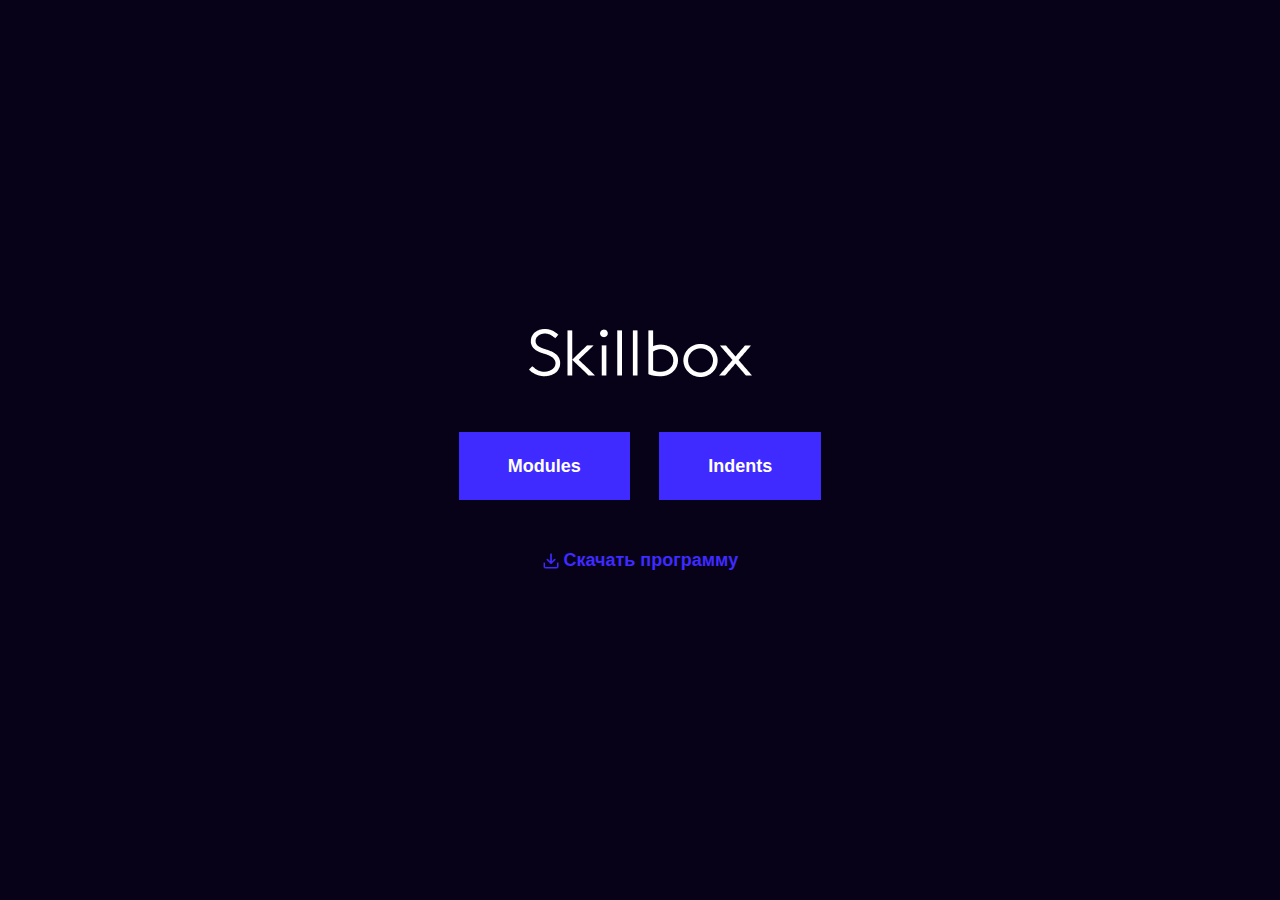
<file: Homework/index.html>
<!DOCTYPE html>
<html lang="ru">

<head>
  <meta charset="UTF-8">
  <meta name="viewport" content="width=device-width, initial-scale=1.0">
  <title>Skillbox</title>
  <link rel="stylesheet" href="css/normalize.css">
  <link rel="stylesheet" href="css/style.css">
</head>

<body>
  <div class="main-content">
    <a class="standard-indent" href="https://skillbox.ru" target="_blank"><img src="img/logo-light.png"
        alt="Логотип скиллбокс"></a>
    <div class="standard-indent">
      <a class="refs" href="modules.html">Modules</a> <a class="refs" href="article.html">Indents</a>
    </div>
    <a class="download" href="skillbox.docx" download>Скачать программу</a>
  </div>
</body>

</html>
</file>
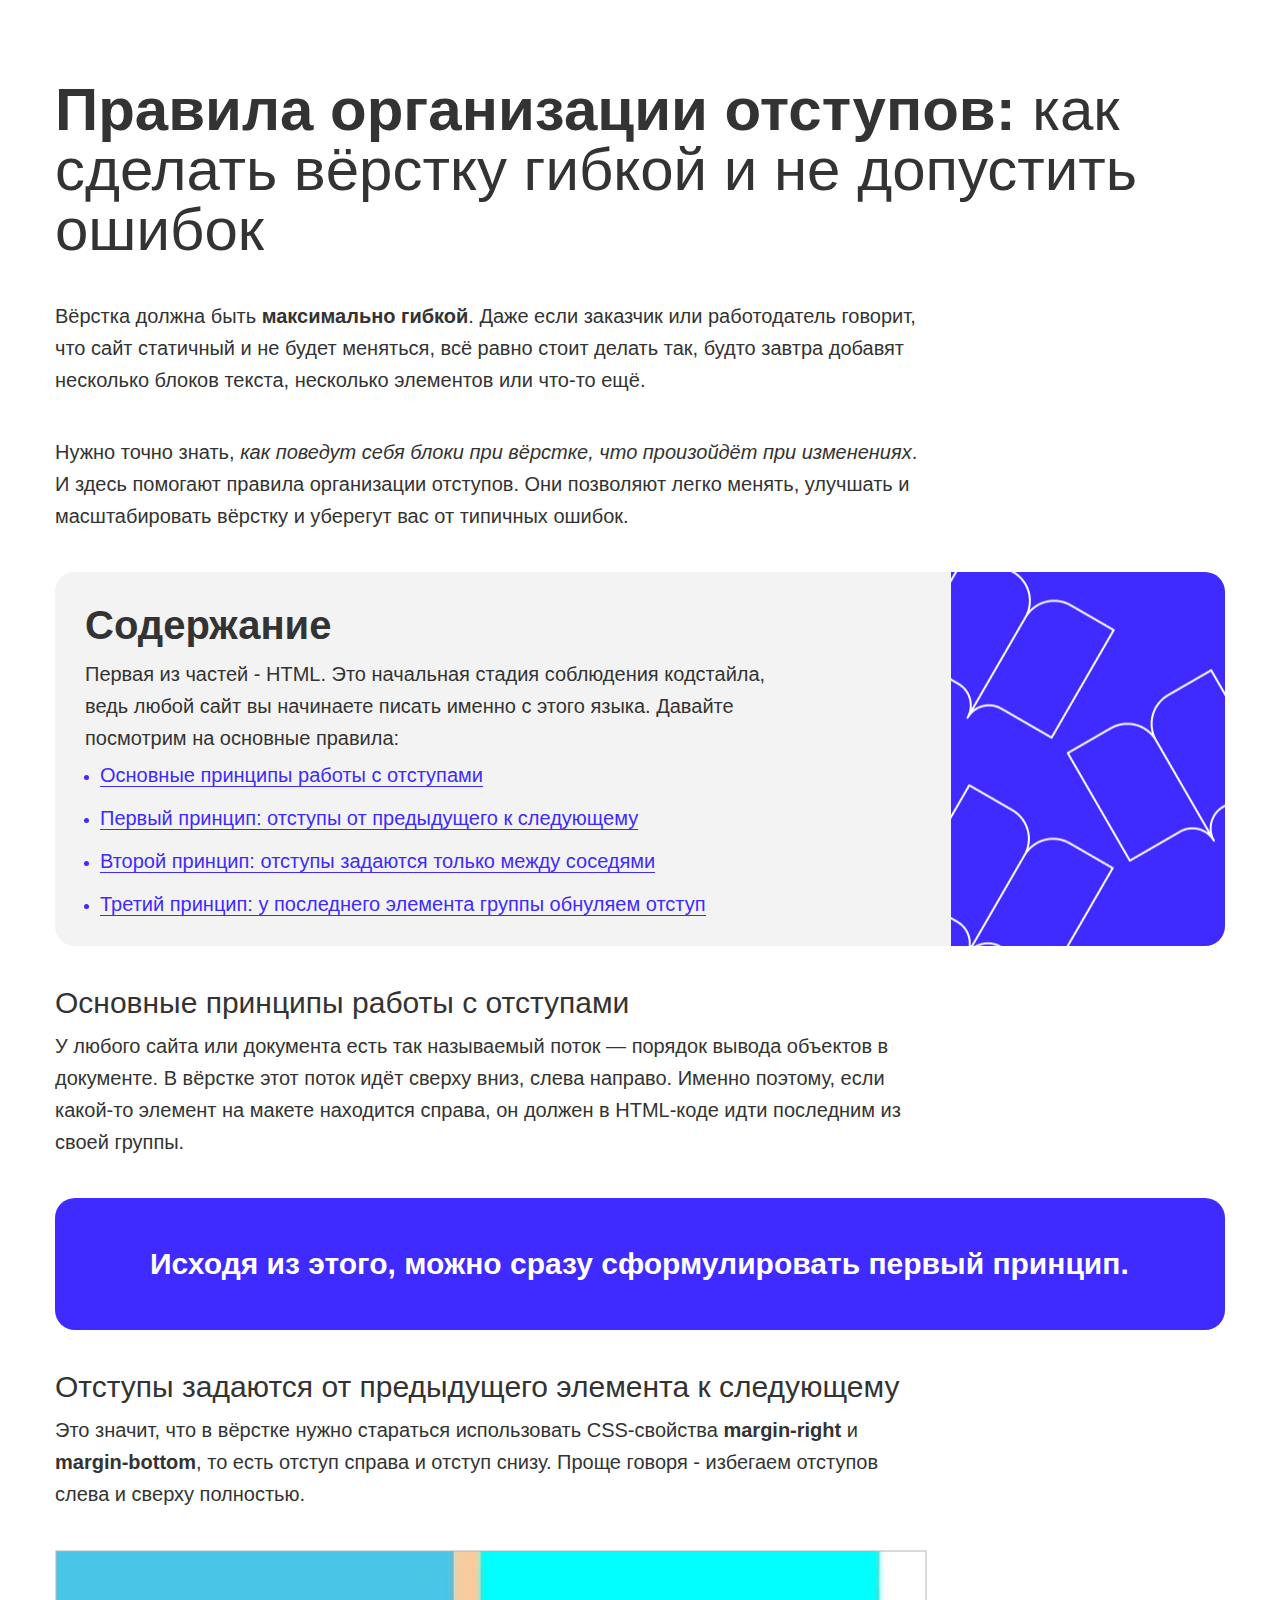
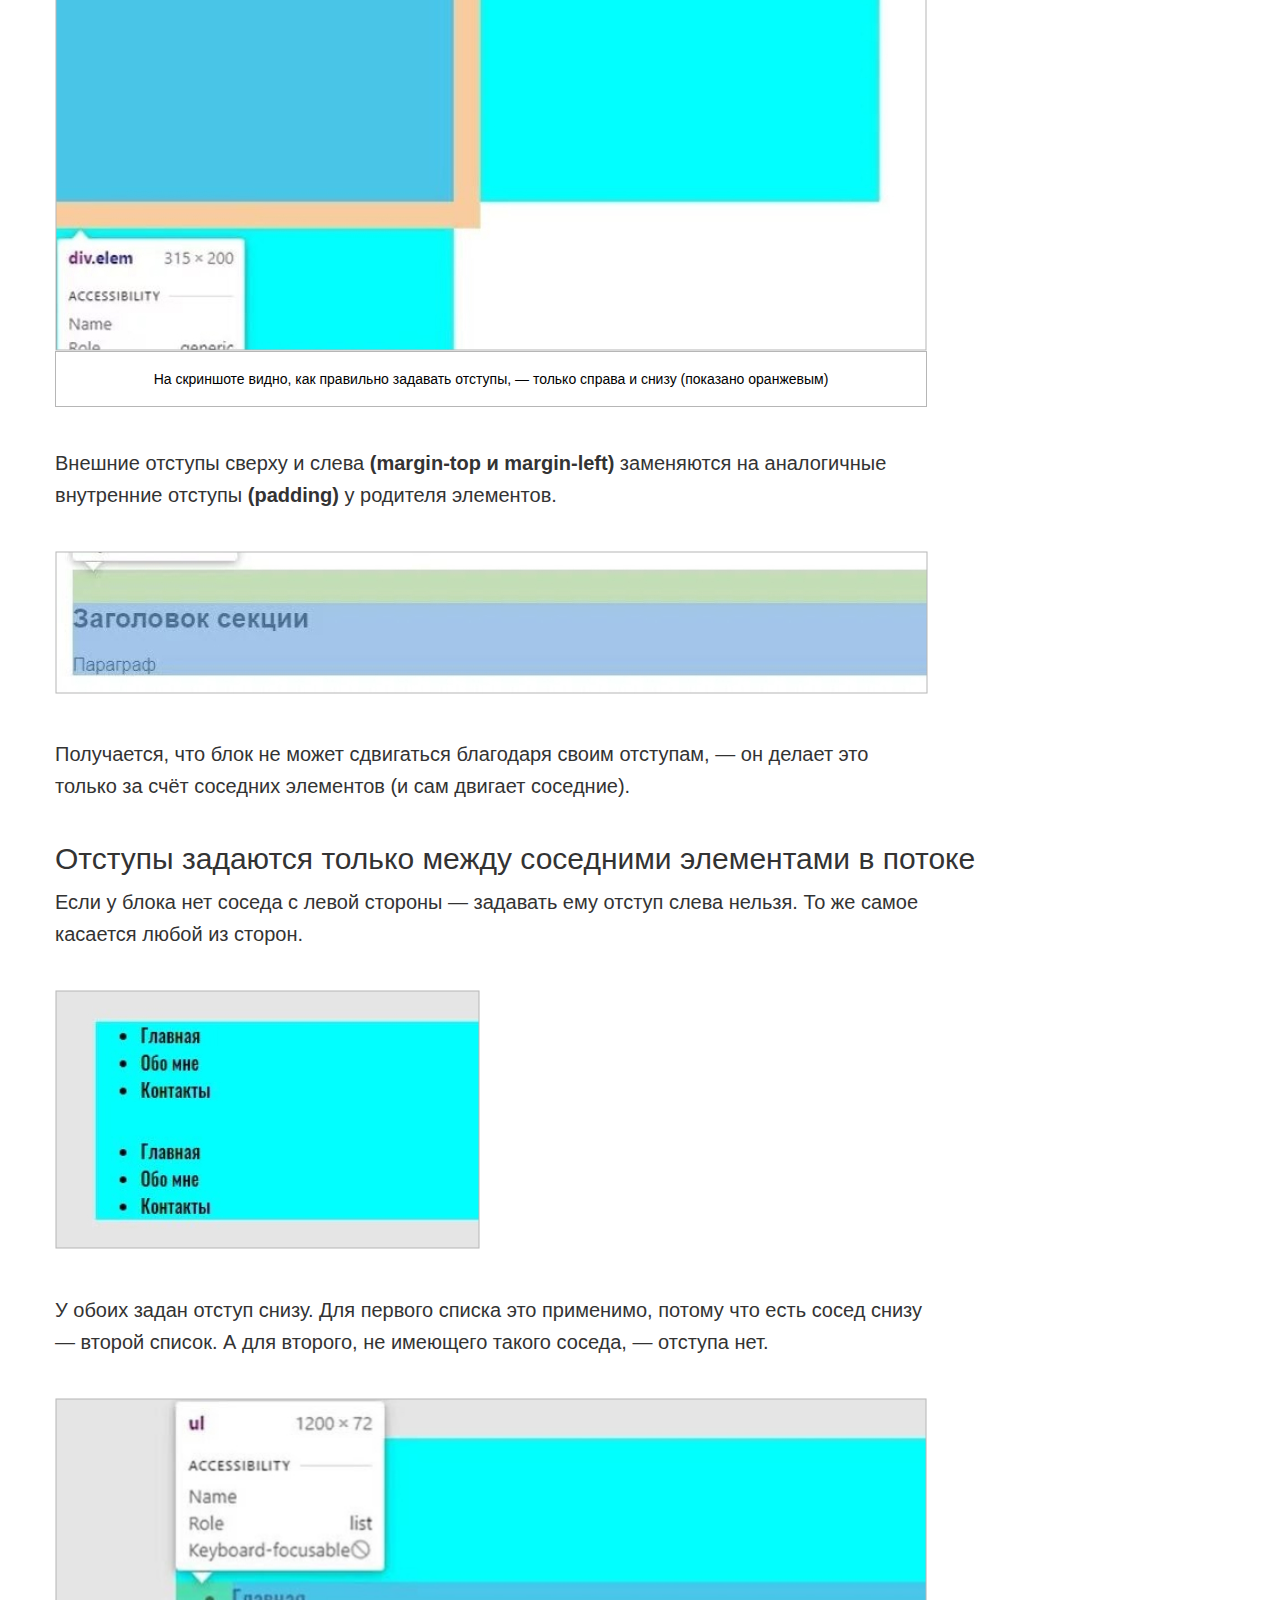
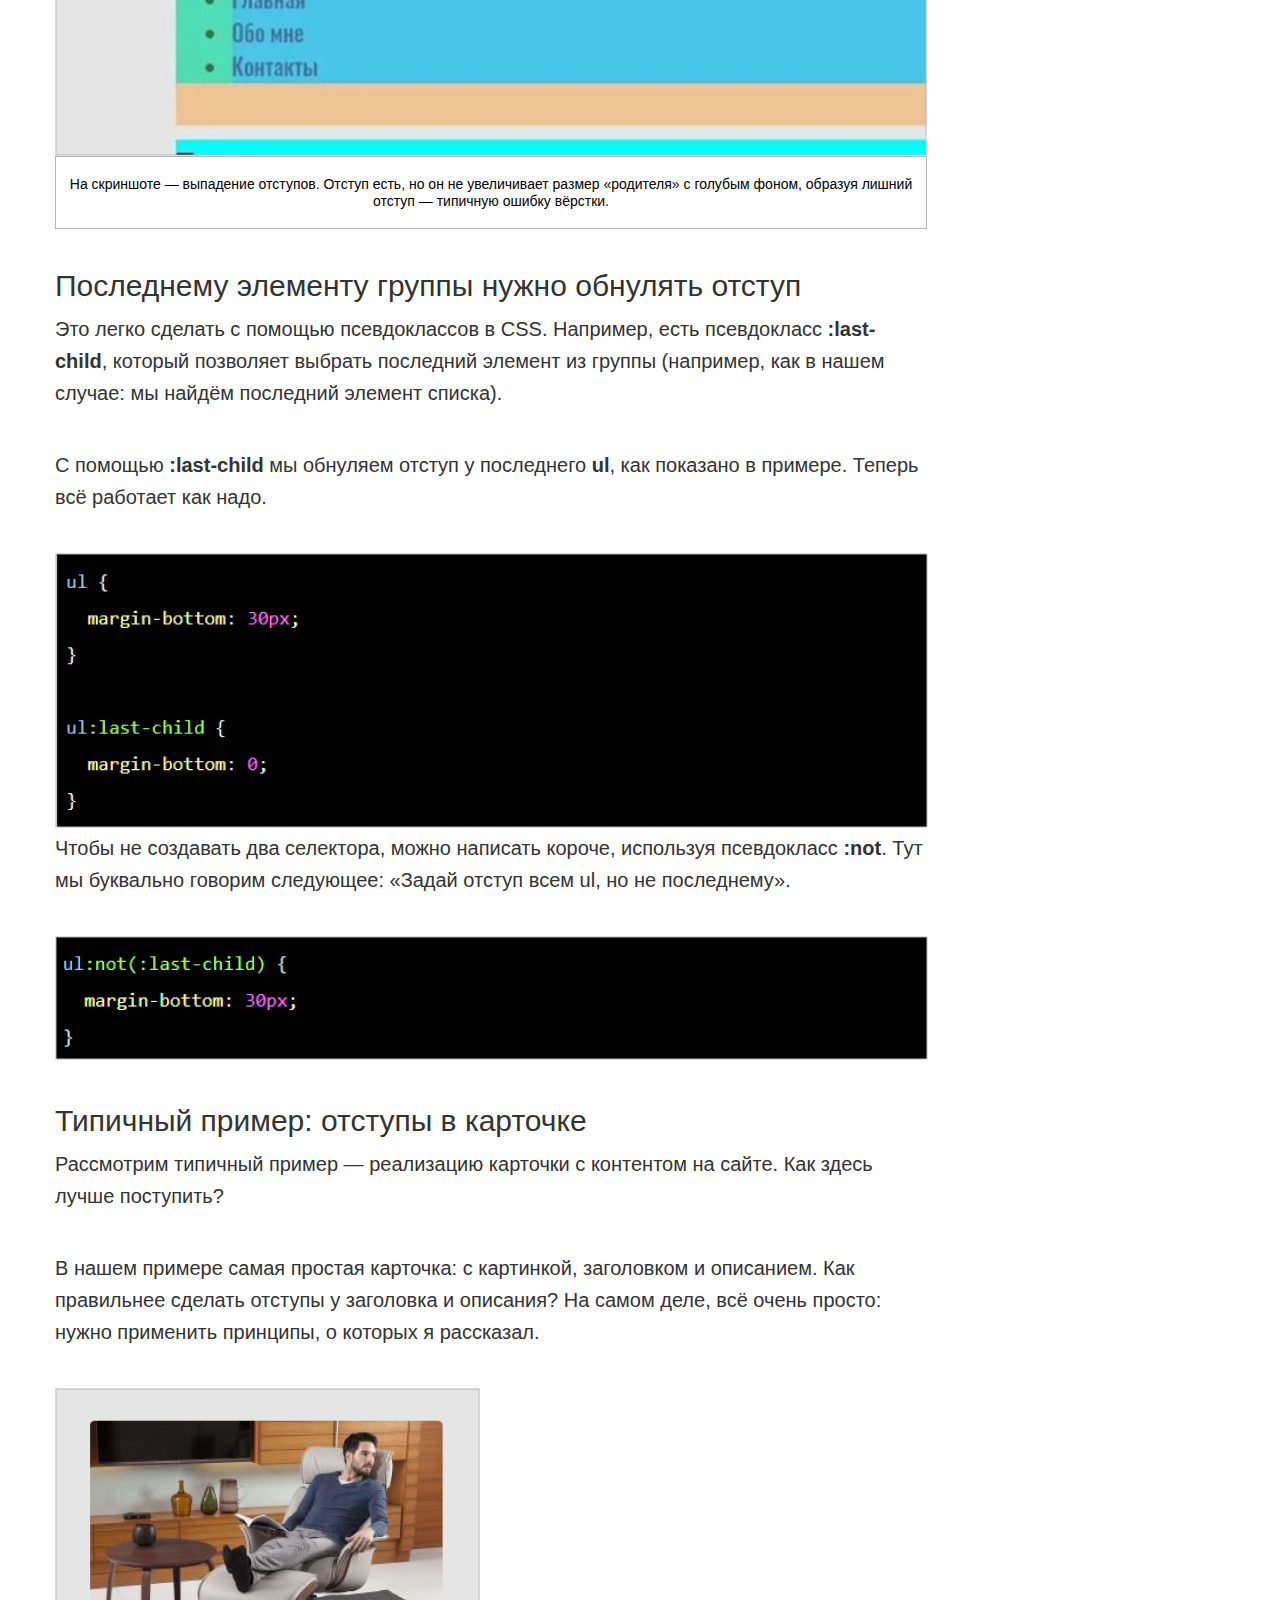
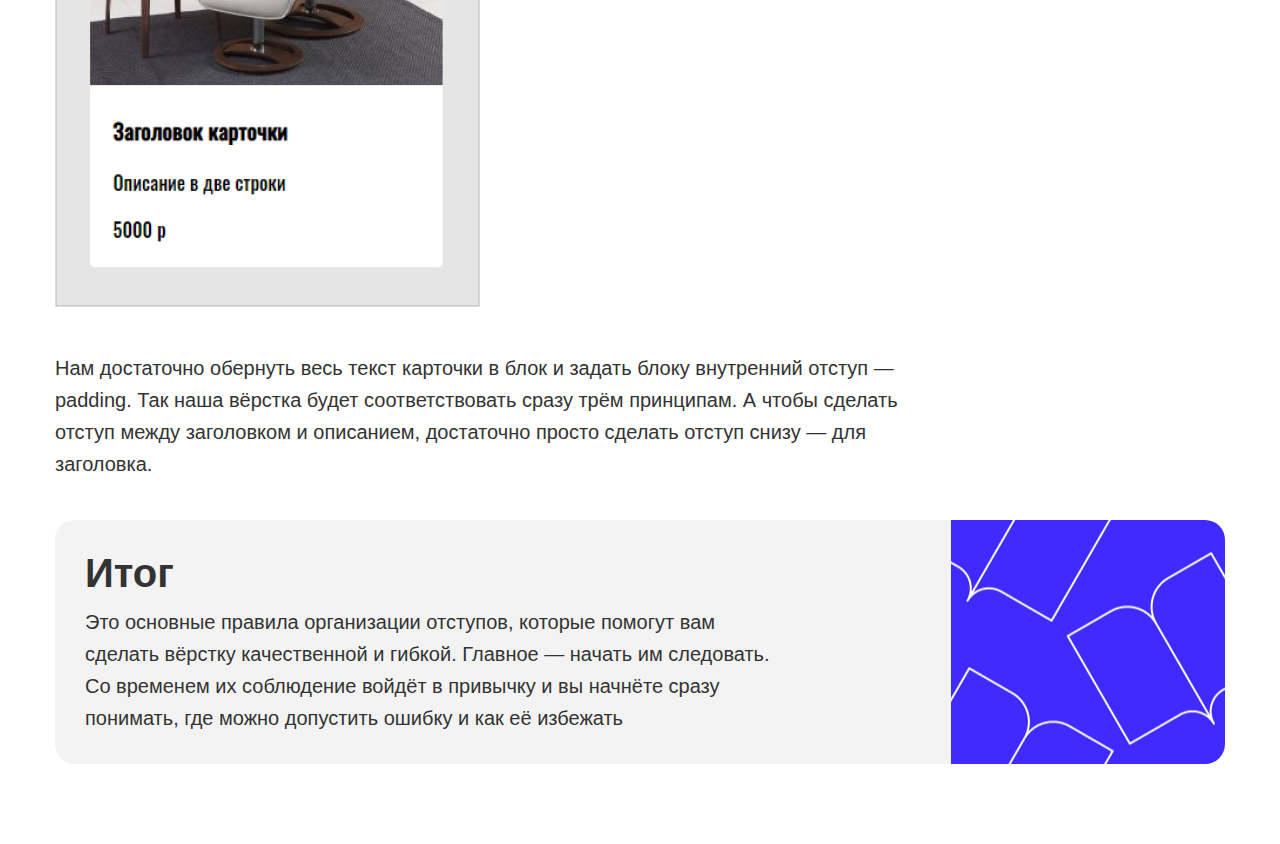
<file: Homework/article.html>
<!DOCTYPE html>
<html lang="ru">

<head>
  <meta charset="UTF-8">
  <meta name="viewport" content="width=device-width, initial-scale=1.0">
  <title>Организация отступов в верстке</title>
  <link rel="stylesheet" href="css/normalize.css">
  <link rel="stylesheet" href="css/style.css">
</head>

<body>
  <div class="container">
    <h1 class="main-header"><b>Правила организации отступов:</b> как
      сделать вёрстку гибкой и не
      допустить ошибок</h1>
    <p class="standard-paragraph">
      Вёрстка должна быть <strong>максимально гибкой</strong>. Даже если заказчик или работодатель
      говорит, что сайт статичный и не будет меняться, всё равно стоит делать так, будто
      завтра добавят несколько блоков текста, несколько элементов или что-то ещё.
    </p>
    <p class="standard-paragraph">
      Нужно точно знать, <i>как поведут себя блоки при вёрстке, что произойдёт при
        изменениях</i>. И здесь помогают правила организации отступов. Они позволяют легко
      менять, улучшать и масштабировать вёрстку и уберегут вас от типичных ошибок.
    </p>
    <div class="grey-blocks grey-blocks-image">
      <h2 class="main-sections">Содержание</h2>

      <p class="grey-blocks-p">Первая из частей - HTML. Это начальная стадия соблюдения кодстайла, ведь любой
        сайт вы начинаете писать именно с этого языка. Давайте посмотрим на основные
        правила:</p>
      <ul class="main-list">
        <li class="list-el"><a class="list-href" href="#section_1">Основные принципы работы с отступами</a></li>
        <li class="list-el"><a class="list-href" href="#section_2">Первый принцип: отступы от предыдущего к следующему</a></li>
        <li class="list-el"><a class="list-href" href="#section_3">Второй принцип: отступы задаются только между соседями</a></li>
        <li class="list-el"><a class="list-href" href="#section_4">Третий принцип: у последнего элемента группы обнуляем отступ</a></li>
      </ul>
    </div>
    <div id="section_1">
      <h3 class="main-subsections">Основные принципы работы с отступами</h3>
      <p class="standard-paragraph">У любого сайта или документа есть так называемый поток — порядок вывода объектов
      в документе. В вёрстке этот поток идёт сверху вниз, слева направо. Именно поэтому,
      если какой-то элемент на макете находится справа, он должен в HTML-коде идти
      последним из своей группы.
    </p>
      <p class="standard-paragraph important-paragraph">
        Исходя из этого, можно сразу сформулировать первый принцип.
      </p>
    </div>

    <div id="section_2">

      <h3 class="main-subsections">Отступы задаются от предыдущего элемента к следующему</h3>
      <p class="standard-paragraph">
        Это значит, что в вёрстке нужно стараться использовать CSS-свойства <b>margin-right</b> и
        <b>margin-bottom</b>, то есть отступ справа и отступ снизу. Проще говоря - избегаем
        отступов слева и сверху полностью.
      </p>
      <figure class="img-block">
        <img src="img/1.jpg"
          alt="На скриншоте видно, как правильно задавать отступы, — только справа и снизу (показано оранжевым)">
        <figcaption>На скриншоте видно, как правильно задавать отступы, — только справа и снизу (показано оранжевым)
        </figcaption>
      </figure>
      <p class="standard-paragraph">
        Внешние отступы сверху и слева <b>(margin-top и margin-left)</b> заменяются на аналогичные внутренние отступы
        <b>(padding)</b> у родителя элементов.
      </p>
      <img class="img-alone" src="img/2.jpg" alt="Внутренний отступ сверху у заголовка">
      <p class="standard-paragraph">
        Получается, что блок не может сдвигаться благодаря своим отступам, — он делает это
        только за счёт соседних элементов (и сам двигает соседние).
      </p>
    </div>

    <div id="section_3">

      <h3 class="main-subsections">Отступы задаются только между соседними элементами в потоке</h3>
      <p class="standard-paragraph">
        Если у блока нет соседа с левой стороны — задавать ему отступ слева нельзя. То же
        самое касается любой из сторон.
      </p>
      <img class="img-alone" src="img/3.jpg" alt="Нумерованный список без отступа слева и снизу">
      <p class="standard-paragraph">
        У обоих задан отступ снизу. Для первого списка это применимо, потому что есть сосед
        снизу — второй список. А для второго, не имеющего такого соседа, — отступа нет.
      </p>
      <figure class="img-block">
        <img src="img/4.jpg" alt="Лишний отступ снизу, который ничего не меняет">
        <figcaption>На скриншоте — выпадение отступов. Отступ есть, но он не увеличивает размер
          «родителя» с голубым фоном, образуя лишний отступ — типичную ошибку вёрстки.</figcaption>
      </figure>

    </div>
    <div id="section_4">
      <h3 class="main-subsections">Последнему элементу группы нужно обнулять отступ</h3>
      <p class="standard-paragraph">
        Это легко сделать с помощью псевдоклассов в CSS. Например, есть псевдокласс
        <b>:last-child</b>, который позволяет выбрать последний элемент из группы (например, как в
        нашем случае: мы найдём последний элемент списка).
      </p>
      <p class="standard-paragraph">
        С помощью <b>:last-child</b> мы обнуляем отступ у последнего <b>ul</b>, как показано в примере.
        Теперь всё работает как надо.
      </p>
      <img src="img/5.jpg" alt="Пример кода с обнулением отступа">
      <p class="standard-paragraph">
        Чтобы не создавать два селектора, можно написать короче, используя псевдокласс
        <b>:not</b>. Тут мы буквально говорим следующее: «Задай отступ всем ul, но не последнему».
      </p>
      <img class="img-alone" src="img/6.jpg" alt="Пример кода">
    </div>
    <h3 class="main-subsections">Типичный пример: отступы в карточке</h3>
    <p class="standard-paragraph">
      Рассмотрим типичный пример — реализацию карточки с контентом на сайте. Как здесь
      лучше поступить?
    </p>
    <p class="standard-paragraph">
      В нашем примере самая простая карточка: с картинкой, заголовком и описанием. Как
      правильнее сделать отступы у заголовка и описания? На самом деле, всё очень
      просто: нужно применить принципы, о которых я рассказал.
    </p>
    <img class="img-alone" src="img/7.jpg" alt="Изображение карточки с правильными отступами">
    <p class="standard-paragraph">
      Нам достаточно обернуть весь текст карточки в блок и задать блоку внутренний отступ
      — padding. Так наша вёрстка будет соответствовать сразу трём принципам. А чтобы
      сделать отступ между заголовком и описанием, достаточно просто сделать отступ
      снизу — для заголовка.
    </p>
    <div class="grey-blocks grey-blocks-image">
      <h2 class="main-sections">Итог</h2>
      <p class="grey-blocks-p">
        Это основные правила организации отступов, которые помогут вам сделать вёрстку
        качественной и гибкой. Главное — начать им следовать. Со временем их соблюдение
        войдёт в привычку и вы начнёте сразу понимать, где можно допустить ошибку и как её
        избежать
      </p>
    </div>
  </div>
</body>

</html>
</file>
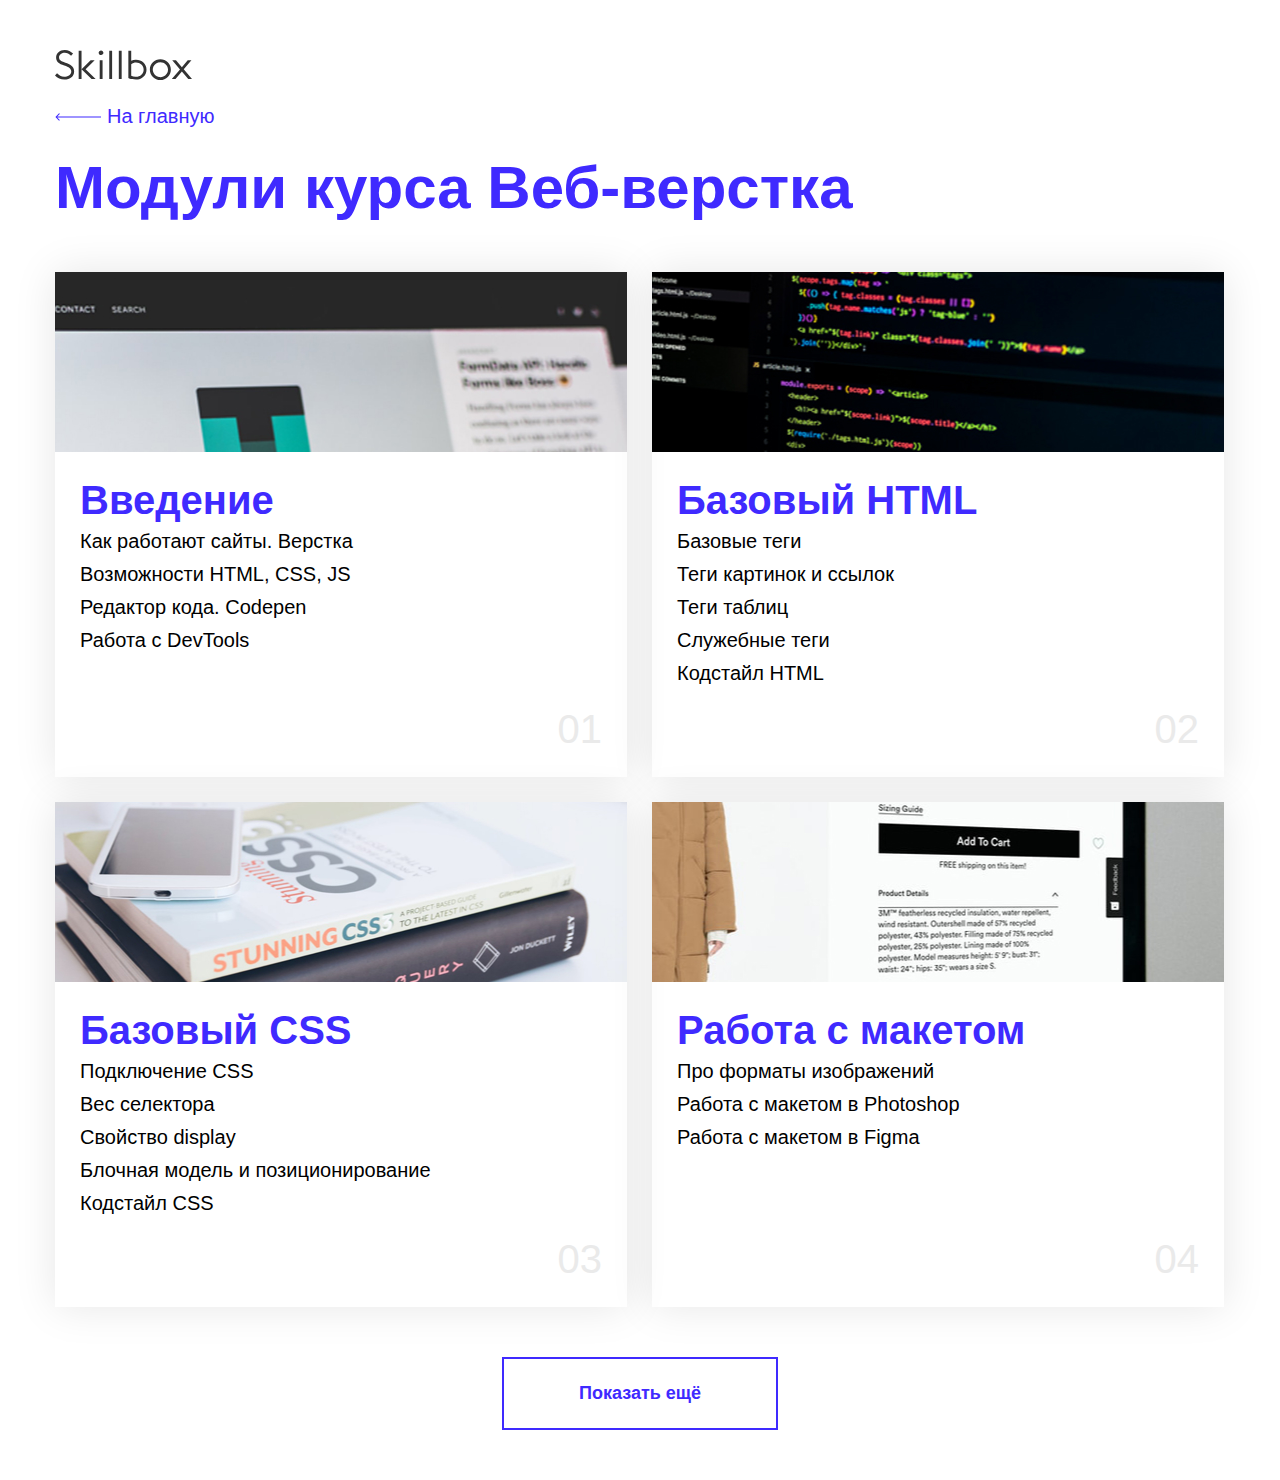
<file: Homework/modules.html>
<!DOCTYPE html>
<html lang="ru">
<head>
  <meta charset="UTF-8">
  <meta http-equiv="X-UA-Compatible" content="IE=edge">
  <meta name="viewport" content="width=device-width, initial-scale=1.0">
  <title>Modules</title>
  <link rel="stylesheet" href="css/normalize.css">
  <link rel="stylesheet" href="css/style.css">
</head>
<body class="container_module" style="font-size: 0;">
    <a class="logo" href="index.html"><img src="img/Vector.svg" alt="Логотип Skillbox"></a>
    <a class="ref_back" href="index.html">На главную</a>
  <h1 class="main-header-modules">
    Модули курса Веб-верстка
  </h1>
  <ul class="cards-list">
    <li class="card card1">
      <h3 class="inner-header-card">
        Введение
      </h3>
      <ul class="inner-list">
        <li class="inner-list-line">
          Как работают сайты. Верстка
        </li>
        <li class="inner-list-line">
          Возможности HTML, CSS, JS
        </li>
        <li class="inner-list-line">
          Редактор кода. Codepen
        </li>
        <li class="inner-list-line">
          Работа с DevTools
        </li>
      </ul>
      <div class="page">01</div>
    </li>
    <li class="card card2">
      <h3 class="inner-header-card">
        Базовый HTML
      </h3>
      <ul class="inner-list">
        <li class="inner-list-line">
          Базовые теги
        </li>
        <li class="inner-list-line">
          Теги картинок и ссылок
        </li>
        <li class="inner-list-line">
          Теги таблиц
        </li>
        <li class="inner-list-line">
          Служебные теги
        </li>
        <li class="inner-list-line">
          Кодстайл HTML
        </li>
      </ul>
      <div class="page">02</div>
    </li>
    <li class="card card3">
      <h3 class="inner-header-card">
        Базовый CSS
      </h3>
      <ul class="inner-list">
        <li class="inner-list-line">
          Подключение CSS
        </li>
        <li class="inner-list-line">
          Вес селектора
        </li>
        <li class="inner-list-line">
          Свойство display
        </li>
        <li class="inner-list-line">
          Блочная модель и позиционирование
        </li>
        <li class="inner-list-line">
          Кодстайл CSS
        </li>
      </ul>
      <div class="page">03</div>
    </li>
    <li class="card card4">
      <h3 class="inner-header-card">
        Работа с макетом
      </h3>
      <ul class="inner-list">
        <li class="inner-list-line">
          Про форматы изображений
        </li>
        <li class="inner-list-line">
          Работа с макетом в Photoshop
        </li>
        <li class="inner-list-line">
          Работа с макетом в Figma
        </li>
      </ul>
      <div class="page">04</div>
    </li>
  </ul>
  <button class="btn">
    Показать ещё
  </button>
</body>
</html>
</file>
<file: Homework/css/style.css>
html {
  box-sizing: border-box;
}

*,
*::before,
*::after {
  box-sizing: inherit;
}

a {
  color: inherit;
  text-decoration: none;
}

img {
  max-width: 100%;
}

body {
  font-family: Arial, Verdana, sans-serif;
}

figure {
  font-size: 0;
}

.main-content {
  display: flex;
  flex-direction: column;
  align-items: center;
  justify-content: center;
  min-height: 100vh;
  color: #fff;
  background-color: #070217;
}

.standard-indent {
  margin-bottom: 50px;
}

.refs {
  display: inline-block;
  padding: 24px 49px;
  margin-right: 25px;
  font-weight: 700;
  font-size: 18px;
  background-color: #3f2aff;
}

.refs:last-child {
  margin-right: 0;
}

.download {
  position: relative;
  padding-left: 1.2em;
  font-weight: 700;
  font-size: 18px;
  color: #3f2aff;
  background-image: url("../img/download.png");
  background-position: left center;
  background-repeat: no-repeat;
  background-size: 1em 1em;
}

.container {
  margin: 0 auto;
  padding: 80px 0;
  max-width: 1170px;
}

.main-header {
  margin-top: 0;
  margin-bottom: 40px;
  font-weight: 400;
  font-size: 60px;
  line-height: 60px;
  color: #333;
}

.main-sections {
  margin-top: 0;
  margin-bottom: 10px;
  font-size: 40px;
  line-height: 46px;
  color: #333;
}

.main-subsections {
  margin-top: 0;
  margin-bottom: 10px;
  font-weight: 400;
  font-size: 30px;
  line-height: 34px;
  color: #333;
}

.standard-paragraph {
  margin-top: 0;
  margin-bottom: 40px;
  max-width: 872px;
  font-weight: 400;
  font-size: 20px;
  line-height: 32px;
  color: #333;
}

.important-paragraph {
  border-radius: 20px;
  padding: 50px 95px;
  max-width: 100%;
  font-weight: 700;
  font-size: 30px;
  color: white;
  background-color: #3f2aff;
}

.main-list {
  margin-top: 0;
  padding-left: 15px;
  margin-bottom: 0;
}

.list-el {
  margin-bottom: 20px;
  color:#3f2aff
}

.list-el:last-child {
  margin-bottom: 0px;
}

.list-href {
  border-bottom: 1px #3f2aff solid;
  font-size: 20px;
}

.img-block {
  display: inline-block;
  margin: 0 0 40px;
  max-width: 872px;
}

.grey-blocks {
  border-radius: 20px;
  padding: 30px;
  background-color: #f3f3f3;
  background-position: right;
  background-repeat: no-repeat;
}

.grey-blocks-image {
  background-image: url("../img/decorate-1.png")
}

.grey-blocks:not(:last-child) {
  margin-bottom: 40px;
}

.grey-blocks-p {
  margin-bottom: 10px;
  max-width: 692px;
  margin-top: 0;
  font-size: 20px;
  font-weight: 400;
  line-height: 32px;
  color: #333;
}

.grey-blocks-p:last-child{
  margin-bottom: 0;
}

.img-alone {
  margin-bottom: 40px;
}

.img-block figcaption {
  border: solid #b6b6b6 1px;
  padding: 19px 0;
  font-weight: 400;
  font-size: 14px;
  text-align: center;
}

.container_module {
  max-width: 1170px;
  margin: auto;
  padding: 50px 0;
}

.logo {
  display: block;
  margin-bottom: 25px;
}

.ref_back {
  color: #3F2AFF;
  font-size: 20px;
  font-weight: 400;
  line-height: 23px;
  margin-bottom: 25px;
  padding-left: 52px;
  display: inline-block;
  background-image: url("../img/Arrow\ 1.svg");
  background-position: left;
  background-repeat: no-repeat;
}

.arrow {
  height: 1rem;
}

.main-header-modules {
  font-size: 60px;
  line-height: 69px;
  color: #3F2AFF;
  margin: 0;
  margin-bottom: 50px;
}

.cards-list {
  display: inline-block;
  list-style-type: none;
  padding: 0;
  margin: 0;
  margin-bottom: 50px;
}

.card {
  position: relative;
  display: inline-block;
  padding: 25px;
  padding-top: 205px;
  background-repeat: no-repeat;
  margin-bottom: 25px;
  vertical-align: top;
  width: 572px;
  height: 505px;
  box-shadow: 0px 0px 40px rgba(0, 0, 0, 0.1)
}

.card1 {
  background-image: url('../img/introduction.jpg');
}

.card2 {
  background-image: url('../img/html.jpg');
}

.card3 {
  background-image: url('../img/basic\ css.jpg');
}

.card4 {
  background-image: url('../img/model.jpg');
}

.card:not(:nth-child(2n)) {
  margin-right: 25px;
}

.card:not(:nth-child(-n + 1)) {
  margin-bottom: 0;
}

.inner-list {
  padding: 0;
  display: inline-block;
  list-style-type: none;

}

.inner-header-card {
  margin: 0;
  margin-bottom: 2px;
  color: #3F2AFF;
  font-size: 40px;
  line-height: 46px;
  font-weight: 700;
}

.inner-list-line {
  font-size: 20px;
  font-weight: 400;
  line-height: 33px;
}

.btn {
  display: block;
  margin: 0 auto;
  font-size: 18px;
  font-weight: 700;
  color: #3F2AFF;
  padding: 24px 75px;
  border: 2px solid #3F2AFF;
  background-color: white;
  cursor: pointer;
}

.page {
  position: absolute;
  right: 25px;
  bottom: 25px;
  font-size: 40px;
  font-weight: 400px;
  color: #EAEAEA;
}
</file>
